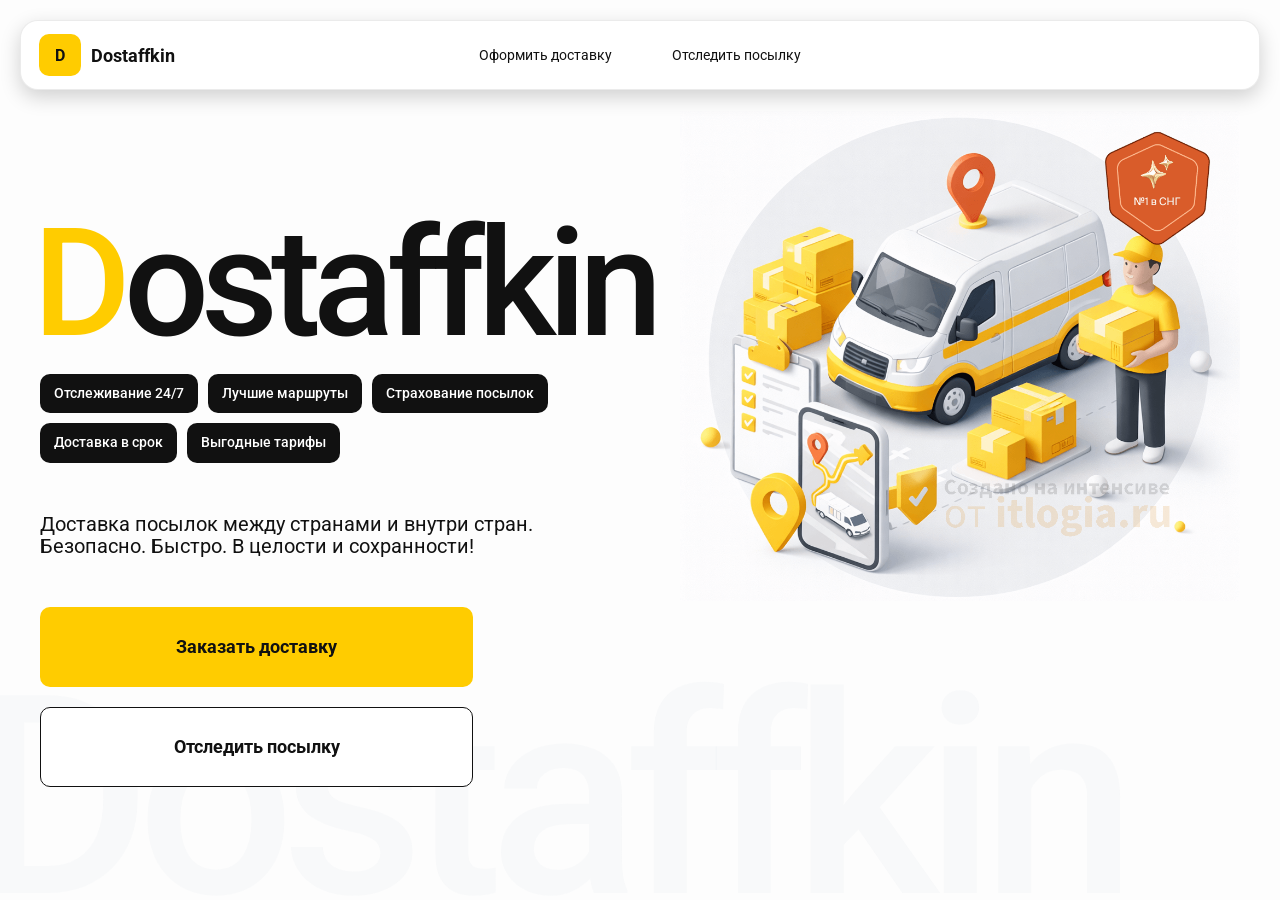
<file: index.html>
<!-- 1. Каркас страницы и подключение стилей -->
<!doctype html>
<html lang="ru">

<head>
    <meta charset="utf-8" />
    <!-- 2. Тег для корректного отображения на мобильных устройствах -->
    <meta name="viewport" content="width=device-width,initial-scale=1,maximum-scale=1,user-scalable=0" />
    <!-- 3. Тег для заголовка страницы -->
    <title>Dostaffkin — Доставка посылок между странами и внутри стран. Безопасно. Быстро. В целости и сохранности!
    </title>
    <!-- 4. Подключение файлов стилей -->
    <link href="styles/base.css" rel="stylesheet" />
    <link href="styles/base_adaptive.css" rel="stylesheet" />
    <link href="styles/index.css" rel="stylesheet" />
    <link href="styles/index_adaptive.css" rel="stylesheet" />
</head>

<body>
    <!-- 7. Контейнер страницы -->
    <div class="container">
        <!-- 8. Контейнер хедера -->
        <header class="header">
            <!-- 9. Логотип -->
            <a class="header-brand" href="#">
                <div class="header-logo">D</div>
                <div class="header-title">Dostaffkin</div>
            </a>
            <!-- 10. Меню -->
            <nav class="header-menu">
                <a class="header-link" href="./order.html">Оформить <span>доставку</span></a>
                <a class="header-link" href="./track.html">Отследить <span>посылку</span></a>
            </nav>
        </header>
        <!-- 11. Каркас основного блока -->
        <main class="main">
            <!-- 12. Каркас контента -->
            <section class="main-info">
                <!-- 13. Заголовок страницы -->
                <div class="main-title">
                    <span>D</span>ostaffkin
                </div>
                <!-- 14. Преимущества -->
                <div class="main-features">
                    <div class="main-feature">Отслеживание 24/7</div>
                    <div class="main-feature">Лучшие маршруты</div>
                    <div class="main-feature">Страхование посылок</div>
                    <div class="main-feature">Доставка в срок</div>
                    <div class="main-feature">Выгодные тарифы</div>
                </div>
                <!-- 14. Преимущества -->
                <div class="main-description">
                    Доставка посылок между странами и внутри стран.
                    Безопасно. Быстро. В целости и сохранности!
                </div>
                <!-- 16. Блок с кнопками действий -->
                <div class="main-actions">
                    <a class="button" type="button" href="./order.html">Заказать доставку</a>
                    <a class="button button-white" type="button" href="./track.html">Отследить посылку</a>
                </div>
                <!-- 18. Блок полупрозрачного текста-->
                <div class="main-title-ghost">Dostaffkin</div>
            </section>
            <!-- 19. Блок с изображением-->
            <section class="main-image">
                <img src="images/main-image.png" alt="Main image" />
            </section>
        </main>
    </div>
</body>

</html>
</file>
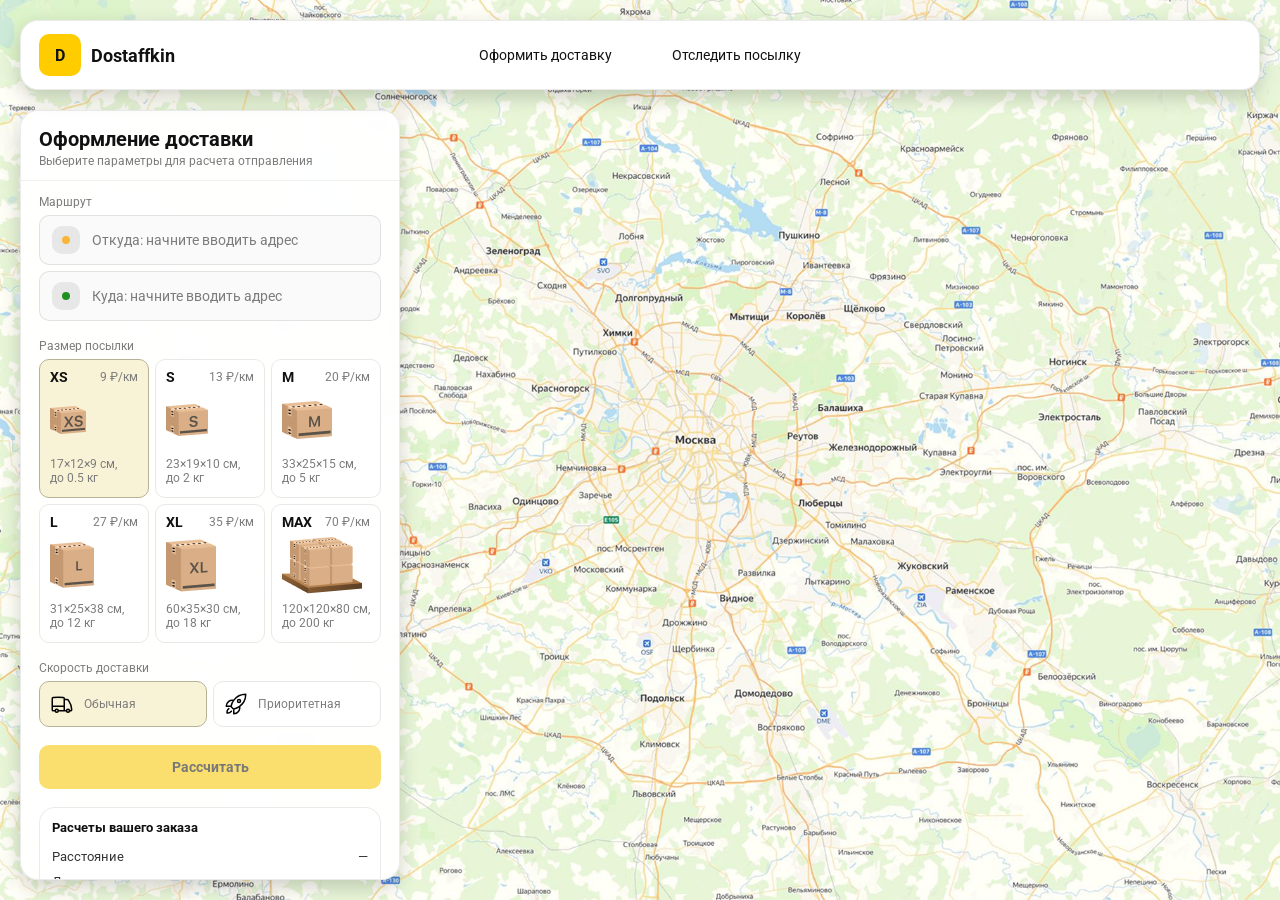
<file: order.html>
<!-- 1. Каркас страницы и подключение стилей -->
<!doctype html>
<html lang="ru">

<head>
    <meta charset="utf-8" />
    <meta name="viewport" content="width=device-width,initial-scale=1,maximum-scale=1,user-scalable=0" />
    <title>Оформление доставки</title>

    <link rel="stylesheet" href="styles/base.css" />
    <link rel="stylesheet" href="styles/base_adaptive.css" />

    <link rel="stylesheet" href="styles/order.css" />
    <link rel="stylesheet" href="styles/order_adaptive.css" />
</head>

<body>
    <!-- 2. Блок для карты -->
    <div id="map"></div>
    
    <header class="header">
        <a class="header-brand" href="./index.html">
            <div class="header-logo">D</div>
            <div class="header-title">Dostaffkin</div>
        </a>
        <nav class="header-menu">
            <a class="header-link" href="#">Оформить <span>доставку</span></a>
            <a class="header-link" href="./track.html">Отследить <span>посылку</span></a>
        </nav>
    </header>
    
    <!-- 3. Сайдбар -->
    <aside class="main" id="sidebar">
        <!-- 4. Шапка сайдбара -->
        <div class="main-header">
            <div class="main-title">Оформление доставки</div>
            <div class="main-text">Выберите параметры для расчета отправления</div>
        </div>
        <!-- 5. Контейнер остальной части сайдбара -->
        <div class="main-content">
            <!-- 6. Блок данных маршрута -->
            <div class="main-route">
                <div class="main-block-title">Маршрут</div>
                <div class="main-fields">
                    <div class="main-field" id="fromField">
                        <div class="main-pin"></div>
                        <input id="from" placeholder="Откуда: начните вводить адрес" autocomplete="off" />
                        <div class="main-ac" id="fromAc" role="listbox" aria-label="Подсказки адресов"></div>
                    </div>

                    <div class="main-field" id="toField">
                        <div class="main-pin"></div>
                        <input id="to" placeholder="Куда: начните вводить адрес" autocomplete="off" />
                        <div class="main-ac" id="toAc" role="listbox" aria-label="Подсказки адресов"></div>
                    </div>
                </div>
            </div>

            <!-- 7. Блок с опциями доставки -->
            <div class="main-package">
                <div class="main-block-title">Размер посылки</div>

                <div class="main-sizes">
                    <div class="main-size-card is-active" data-value="xs">
                        <div class="main-size-top">
                            <div class="main-size-label">XS</div>
                            <div class="main-size-rate">9 ₽/км</div>
                        </div>
                        <div class="main-size-media">
                            <img src="images/sizes/xs.png" alt="Короб XS" />
                        </div>
                        <div class="main-size-description">17×12×9 см,<br>до 0.5 кг</div>
                    </div>

                    <div class="main-size-card" data-value="s">
                        <div class="main-size-top">
                            <div class="main-size-label">S</div>
                            <div class="main-size-rate">13 ₽/км</div>
                        </div>
                        <div class="main-size-media">
                            <img src="images/sizes/s.png" alt="Короб S" />
                        </div>
                        <div class="main-size-description">23×19×10 см,<br>до 2 кг</div>
                    </div>

                    <div class="main-size-card" data-value="m">
                        <div class="main-size-top">
                            <div class="main-size-label">M</div>
                            <div class="main-size-rate">20 ₽/км</div>
                        </div>
                        <div class="main-size-media">
                            <img src="images/sizes/m.png" alt="Короб M" />
                        </div>
                        <div class="main-size-description">33×25×15 см,<br>до 5 кг</div>
                    </div>

                    <div class="main-size-card" data-value="l">
                        <div class="main-size-top">
                            <div class="main-size-label">L</div>
                            <div class="main-size-rate">27 ₽/км</div>
                        </div>
                        <div class="main-size-media">
                            <img src="images/sizes/l.png" alt="Короб L" />
                        </div>
                        <div class="main-size-description">31×25×38 см,<br>до 12 кг</div>
                    </div>

                    <div class="main-size-card" data-value="xl">
                        <div class="main-size-top">
                            <div class="main-size-label">XL</div>
                            <div class="main-size-rate">35 ₽/км</div>
                        </div>
                        <div class="main-size-media">
                            <img src="images/sizes/xl.png" alt="Короб XL" />
                        </div>
                        <div class="main-size-description">60×35×30 см,<br>до 18 кг</div>
                    </div>

                    <div class="main-size-card" data-value="max">
                        <div class="main-size-top">
                            <div class="main-size-label">MAX</div>
                            <div class="main-size-rate">70 ₽/км</div>
                        </div>
                        <div class="main-size-media main-size-media-palleta">
                            <img src="images/sizes/max.png" alt="Паллета" />
                        </div>
                        <div class="main-size-description">120×120×80 см,<br>до 200 кг</div>
                    </div>
                </div>
            </div>

            <!-- Блок скорость доставки -->
            <div class="main-speed">
                <div class="main-block-title">Скорость доставки</div>

                <div class="main-speeds">
                    <div class="main-speed-card is-active" data-value="regular">
                        <img class="main-speed-media" src="images/icons/regular.svg" alt="Regular" />
                        <div class="main-speed-description">Обычная</div>
                    </div>
                    <div class="main-speed-card" data-value="fast">
                        <img class="main-speed-media" src="images/icons/fast.svg" alt="Fast" />
                        <div class="main-speed-description">Приоритетная</div>
                    </div>

                </div>
            </div>

            <!-- 8. Кнопка расчета -->
            <div class="main-calculate-block">
                <button id="calc" class="button calculate-button" type="button" disabled>Рассчитать</button>
            </div>

            <!-- 9. Блок вывода расчетов -->
            <div class="main-result" id="result">
                <div class="main-result-title">Расчеты вашего заказа</div>
                <div class="main-result-lines">
                    <div class="main-result-line"><span>Расстояние</span><span id="distanceValue">—</span></div>
                    <div class="main-result-line"><span>Доставим через</span><span id="durationValue">—</span></div>
                    <div class="main-result-line"><span>Тариф</span><span id="rateValue">—</span></div>
                </div>
                <div class="main-price">
                    <div class="main-price-label">Итого</div>
                    <div class="main-price-value" id="totalValue">—</div>
                </div>
            </div>

            <!-- 10. Форма отправки заявки -->
            <div class="main-order-box">
                <div class="main-order-form" id="orderForm">
                    <div class="main-order-title">Оформление доставки</div>
                    <div class="main-block-info-row">
                        <div class="main-block-title">Контакты</div>
                        <div class="order-fields">
                            <div class="main-field">
                                <input id="customerName" placeholder="Ваше имя" autocomplete="off" />
                            </div>
                            <div class="main-field">
                                <input id="customerPhone" placeholder="Ваш телефон" autocomplete="off"
                                    inputmode="tel" />
                            </div>
                        </div>
                    </div>
                    <div class="main-block-info-row extra-info">
                        <div class="main-block-title">Дополнительная информация</div>
                        <div class="main-field textarea">
                            <textarea id="comment" placeholder="Детали доставки и комментарии"></textarea>
                        </div>
                    </div>
                    <button id="submit" class="button main-submit-request" type="button" disabled>Отправить
                        заявку
                    </button>
                </div>

                <div class="main-order-success" id="orderSuccess">
                    <div class="main-success-icon">✓</div>
                    <div class="main-success-title">Заявка отправлена!</div>
                    <div class="main-success-title">Номер отправления – <span id="orderId"></span></div>
                    <div class="main-success-subtitle">Мы скоро свяжемся с вами</div>
                </div>
            </div>

        </div>
    </aside>
</body>

</html>
</file>
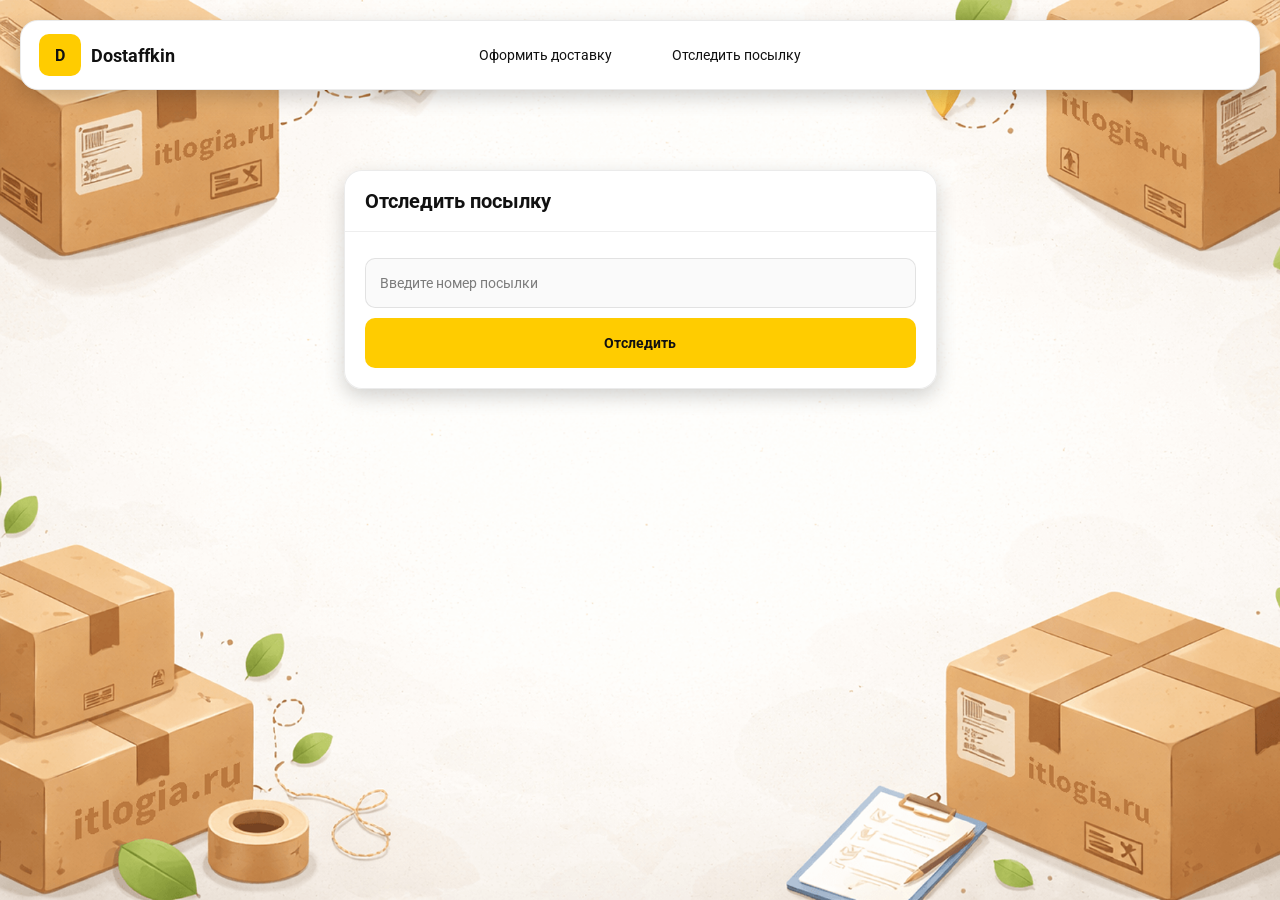
<file: track.html>
<!-- 1. Каркас страницы и подключение стилей -->
<!doctype html>
<html lang="ru">

<head>
    <meta charset="utf-8" />
    <meta name="viewport" content="width=device-width,initial-scale=1,maximum-scale=1,user-scalable=0" />
    <title>Отследить посылку</title>
    <link rel="stylesheet" href="styles/base.css" />
    <link rel="stylesheet" href="styles/base_adaptive.css" />

    <link rel="stylesheet" href="styles/track.css" />
    <link rel="stylesheet" href="styles/track_adaptive.css" />
</head>

<body>
    <!-- 2. Контейнер страницы -->
    <div class="container">

        <header class="header">
            <a class="header-brand" href="./index.html">
                <div class="header-logo">D</div>
                <div class="header-title">Dostaffkin</div>
            </a>
            <nav class="header-menu">
                <a class="header-link" href="./order.html">Оформить <span>доставку</span></a>
                <a class="header-link" href="#">Отследить <span>посылку</span></a>
            </nav>
        </header>

        <!-- 3. Контейнер для внутреннего контента  -->
        <main class="track-content">  
            <!-- 4. Блок поиска отправления по номеру  -->  
            <section class="track-card track-search">
                <div class="track-title">Отследить посылку</div>
                <div class="track-action">
                    <div class="main-field track-field">
                        <input id="trackNumber" placeholder="Введите номер посылки" autocomplete="off" />
                    </div>
                    <button id="trackButton" class="button track-button" type="button">Отследить</button>
                </div>
            </section>
            <!-- 5. Блок с результатами поиска отправления  --> 
            <section class="track-card track-result" id="trackResult">
                <div class="track-result-header">
                    <div class="track-id" id="trackIdValue"></div>
                    <div class="track-routes">
                        <div class="track-route">
                            <div class="track-route-pin">
                                <svg xmlns="http://www.w3.org/2000/svg" fill="none" viewBox="0 0 24 24"
                                    stroke-width="1.5" stroke="orange" class="size-6">
                                    <path stroke-linecap="round" stroke-linejoin="round"
                                        d="M15 10.5a3 3 0 1 1-6 0 3 3 0 0 1 6 0Z" />
                                    <path stroke-linecap="round" stroke-linejoin="round"
                                        d="M19.5 10.5c0 7.142-7.5 11.25-7.5 11.25S4.5 17.642 4.5 10.5a7.5 7.5 0 1 1 15 0Z" />
                                </svg>
                            </div>
                            <div class="track-route-address" id="trackFromValue">
                                Откуда: Москва, улица Арбат, 1
                            </div>
                        </div>
                        <div class="track-route track-route-arrow">
                            <svg xmlns="http://www.w3.org/2000/svg" fill="none" viewBox="0 0 24 24" stroke-width="1.5"
                                stroke="currentColor" class="size-6">
                                <path stroke-linecap="round" stroke-linejoin="round"
                                    d="M19.5 13.5 12 21m0 0-7.5-7.5M12 21V3" />
                            </svg>
                        </div>
                        <div class="track-route">
                            <div class="track-route-pin">
                                <svg xmlns="http://www.w3.org/2000/svg" fill="none" viewBox="0 0 24 24"
                                    stroke-width="1.5" stroke="green" class="size-6">
                                    <path stroke-linecap="round" stroke-linejoin="round"
                                        d="M15 10.5a3 3 0 1 1-6 0 3 3 0 0 1 6 0Z" />
                                    <path stroke-linecap="round" stroke-linejoin="round"
                                        d="M19.5 10.5c0 7.142-7.5 11.25-7.5 11.25S4.5 17.642 4.5 10.5a7.5 7.5 0 1 1 15 0Z" />
                                </svg>
                            </div>
                            <div class="track-route-address" id="trackToValue">
                                Куда: Минск, проспект Независимости, 58
                            </div>
                        </div>
                    </div>
                </div>
                <div class="track-info">
                    <div class="track-status-title">Статус данной посылки:</div>
                    <div class="track-status-list" id="trackStatusList">


                        <div class="track-status created">
                            <img src="images/icons/created.svg" class="track-status-icon" alt="Created">
                            <div class="track-status-text">
                                <div class="track-status-text-state">Создан</div>
                                <div class="track-status-text-date">10.01.2026</div>
                            </div>
                        </div>

                        <div class="track-status in-way">
                            <img src="images/icons/in-way.svg" class="track-status-icon" alt="In way">
                            <div class="track-status-text">
                                <div class="track-status-text-state">В пути: Москва</div>
                                <div class="track-status-text-date">18.01.2026</div>
                            </div>
                        </div>

                        <div class="track-status ready">
                            <img src="images/icons/ready.svg" class="track-status-icon" alt="Ready">
                            <div class="track-status-text">
                                <div class="track-status-text-state">Готов к выдаче</div>
                                <div class="track-status-text-date">25.01.2026</div>
                            </div>
                        </div>

                        <div class="track-status done">
                            <img src="images/icons/done.svg" class="track-status-icon" alt="Done">
                            <div class="track-status-text">
                                <div class="track-status-text-state">Вручен</div>
                                <div class="track-status-text-date">27.01.2026</div>
                            </div>
                        </div>

                    </div>
                </div>
            </section>
        </main>

    </div>

</body>

</html>
</file>
<file: styles/base.css>
*,
*::before,
*::after {
    box-sizing: border-box;
}

@font-face {
    font-family: "Roboto";
    src: url("../fonts/Roboto-Regular.ttf");
    font-weight: normal;
}

@font-face {
    font-family: "Roboto";
    src: url("../fonts/Roboto-Bold.ttf");
    font-weight: bold;
}

@font-face {
    font-family: "Roboto";
    src: url("../fonts/Roboto-Medium.ttf");
    font-weight: 500;
}

html,
body {
    margin: 0;
    color: #111111;
    font-family: "Roboto", sans-serif;
}

body {
    background: #FDFDFD;
}

.header {
    border-radius: 18px;
    box-shadow: 0 7px 20px 0 #0000002E;
    backdrop-filter: blur(10px);
    background: #ffffff;
    left: 20px;
    border: 1px solid rgba(0, 0, 0, 0.08);
    position: fixed;
    right: 20px;
    top: 20px;
    padding: 14px 18px;
    height: 70px;
    display: flex;
    align-items: center;
    z-index: 6;
}

.header-brand {
    display: flex;
    align-items: center;
    text-decoration: none;
    gap: 10px;
}

.header-logo {
    width: 42px;
    height: 42px;
    border-radius: 10px;
    background: #FFCC00;
    display: grid;
    place-items: center;
    font-weight: bold;
    color: #111;
}

.header-title {
    font-size: 18px;
    font-weight: bold;
    color: #111111;
    text-decoration: none;
}

.header-menu {
    display: flex;
    align-items: center;
    gap: 60px;
    margin: 0;
    position: absolute;
    left: 50%;
    transform: translateX(-50%);
}

.header-link {
    font-size: 14px;
    color: #111111;
    text-decoration: none;
}

.button {
    border: 0;
    outline: none;
    height: 44px;
    border-radius: 10px;
    font-size: 14px;
    font-weight: bold;
    cursor: pointer;
    font-family: inherit;
    transition: transform .08s ease, opacity .12s ease;
    background: #ffcc00;
    color: #111111;
    text-align: center;
    text-decoration: none;
}

.button:hover {
    background-color: #E5BC19;
}

.button:disabled {
    cursor: not-allowed;
    background-color: #FADE6E;
    color: #787878;
    transform: none;
}

.button.button-white {
    background: #ffffff;
    border: 1px solid #111111;
}

.button.button-white:hover {
    background: rgb(241 241 241);
}

.main-field {
    display: flex;
    align-items: center;
    margin-top: 6px;
    gap: 10px;
    border: 1px solid #1111111A;
    background: #FAFAFA;
    border-radius: 10px;
    padding: 10px 12px;
    position: relative;
    box-sizing: border-box;
    height: 50px;
}

.main-field.textarea {
    height: auto;
}

.main-pin {
    width: 28px;
    height: 28px;
    border-radius: 10px;
    background: rgba(17, 17, 17, 0.08);
    display: grid;
    place-items: center;
    flex: 0 0 auto;
    position: relative;
}

.main-pin::before {
    content: "";
    width: 8px;
    height: 8px;
    border-radius: 999px;
    background: orange;
    opacity: .75;
    display: block;
}

.main-field:last-child .main-pin::before {
    background: green;
    opacity: .85;
}

input, textarea {
    width: 100%;
    border: 0;
    outline: none;
    background: transparent;
    font-size: 14px;
    color: #111111;
    font-family: inherit;
}

textarea {
    resize: vertical;
    min-height: 72px;
    padding: 2px 0;
}

input::placeholder, textarea::placeholder {
    color: #7C7C7C;
}

.main-field:focus-within {
    border-color: rgba(0, 0, 0, 0.20);
    box-shadow: 0 0 0 4px rgba(255, 204, 0, 0.35);
    background: rgba(255, 255, 255, 0.75);
}
</file>
<file: styles/base_adaptive.css>
@media (max-width: 767px) {
    .header {
        left: 10px;
        right: 10px;
        top: 10px;
    }

    .header-link span {
        display: none;
    }

    .header-menu {
        gap: 20px;
        justify-content: flex-start;
        margin: 0 0 0 30px;
        position: static;
        transform: none;
    }
}

@media (max-width: 420px) {
    .header-title {
        display: none;
    }
}

@media (max-width: 374px) {
    .header-menu {
        gap: 10px;
        margin: 0 0 0 10px;
    }
}
</file>
<file: styles/index.css>
.container {
    overflow: hidden;
    min-height: 100vh;
}

.main {
    padding: 111px 40px 40px;
    position: relative;
    display: flex;
}

.main-info {
    max-width: 840px;
    width: 100%;
    position: relative;
}

.main-title {
    margin-top: 98px;
    font-weight: 500;
    font-size: 200px;
    line-height: 1;
    letter-spacing: -0.05em;
    color: #111111;
    left: -15px;
    position: relative;
}

.main-title span {
    color: #ffcc00;
}

.main-features {
    margin-top: 15px;
    display: flex;
    flex-wrap: wrap;
    gap: 10px;
}

.main-feature {
    background: #111111;
    color: #ffffff;
    padding: 12px 14px;
    font-weight: 500;
    font-size: 14px;
    line-height: 1.1;
    border-radius: 10px;
}

.main-description {
    margin-top: 50px;
    max-width: 500px;
    font-size: 20px;
    line-height: 1.1;
    color: #111111;
}
.main-actions {
    margin-top: 50px;
    display: flex;
    flex-direction: column;
    gap: 20px;
}

.main-actions .button {
    height: 80px;
    width: 433px;
    font-size: 18px;
    font-weight: bold;
    place-items: center;
    display: grid;
}

.main-title-ghost {
    position: absolute;
    z-index: -1;
    left: -70px;
    bottom: -150px;
    font-weight: 500;
    font-size: 278px;
    line-height: 1;
    letter-spacing: -0.05em;
    color: #ECEDF04D;
}

.main-image {
    width: 1024px;
    top: 100px;
    z-index: -2;
}

.main-image img {
    width: 100%;
    max-width: 1024px;
    height: auto;
    display: block;
}
</file>
<file: styles/index_adaptive.css>
@media (max-width: 1760px) {
    .main-title {
        font-size: 150px;
        left: -7px;
    }

    .main-info {
        max-width: 640px;
    }
}

@media (max-width: 1200px) {
    .main-info {
        max-width: 540px;
    }

    .main {
        padding: 111px 20px 20px;
    }

    .main-title {
        font-size: 120px;
        left: -4px;
    }

    .main-title-ghost {
        font-size: 220px;
    }
}

@media (max-width: 1024px) {
    .main-title {
        margin-top: 30px;
    }

    .main {
        flex-direction: column-reverse;
    }

    .main-image {
        max-width: 350px;
        position: absolute;
        left: 370px;
        top: 370px;
    }

    .main-info {
        max-width: 100%;
    }

    .main-actions {
        gap: 10px;
    }

    .main-actions .button {
        height: 50px;
        font-size: 14px;
        width: auto;
        max-width: 300px;
    }

    .main-description {
        max-width: 350px;
    }
}

@media (max-width: 570px) {
    .main-title {
        font-size: 88px;
    }

    .main-description {
        max-width: 100%
    }

    .main-actions {
       width: 100%;
    }

    .main-actions .button {
        width: 100%;
        max-width: 100%
    }

    .main-image {
        max-width: 650px;
        position: absolute;
        left: 170px;
        top: 70px;
        opacity: 0.2;
    }
}

@media (max-width: 400px) {
    .main-title {
        font-size: 70px;
    }
}
</file>
<file: styles/order.css>
#map {
    background-image: url("../images/order-bg.png");
    background-size: cover;
    position: fixed;
    inset: 0;
}

.main {
    border-radius: 18px;
    box-shadow: 0 7px 20px 0 #0000002E;
    backdrop-filter: blur(10px);
    background: rgba(255, 255, 255, 0.96);
    left: 20px;
    border: 1px solid rgba(0, 0, 0, 0.08);
    position: fixed;
    top: 110px;
    bottom: 20px;
    width: 380px;
    display: flex;
    flex-direction: column;
    overflow: hidden;
    z-index: 5;
}

.main-header {
    padding: 18px 18px 12px 18px;
    border-bottom: 1px solid rgba(0, 0, 0, 0.06);
    display: flex;
    flex-direction: column;
}

.main-title {
    font-size: 20px;
    line-height: 100%;
    font-weight: bold;
}

.main-text {
    font-size: 12px;
    margin-top: 5px;
    color: #7C7C7C;
}

.main-content {
    padding: 14px 18px 18px 18px;
    overflow: auto;
    scrollbar-width: none;
    display: flex;
    flex-direction: column;
    gap: 18px;
    flex: 1;
}

.main-block-title {
    font-size: 12px;
    color: #7C7C7C;
}

.main-route .main-block-title,
.main-package .main-block-title {
    margin-bottom: 6px;
}

.main-sizes {
    display: grid;
    gap: 6px;
    grid-template-columns: repeat(3, 1fr);
}

.main-size-card {
    border: 1px solid #E8E8E7;
    background: #FFFFFF;
    border-radius: 10px;
    padding: 10px;
    cursor: pointer;
    user-select: none;
    transition: transform .08s ease, border-color .12s ease, background .12s ease;
    min-height: 139px;
}

.main-size-card:hover {
    transform: translateY(-1px);
}

.main-size-card.is-active {
    background-color: #F8F2D6;
    border-color: #B7B196;
}

.main-size-top {
    display: flex;
    align-items: center;
    justify-content: space-between;
}

.main-size-label {
    font-weight: bold;
    font-size: 14px;
    color: #111111;
    line-height: 100%;
}

.main-size-rate {
    font-size: 12px;
    color: #7C7C7C;
    line-height: 100%;
}

.main-size-media {
    margin-top: 8px;
    height: 57px;
}

.main-size-description {
    margin-top: 8px;
    font-size: 12px;
    color: #7C7C7C;
    line-height: 1.2;
}

.calculate-button {
    width: 100%;
}

.main-result {
    border: 1px solid rgba(0, 0, 0, 0.08);
    background: rgba(255, 255, 255, 0.75);
    border-radius: 16px;
    padding: 12px;
    line-height: 1.25;
}

.main-result-title {
    font-weight: bold;
    font-size: 13px;
    color: #111111;
    margin-bottom: 13px;
}

.main-result-lines {
    gap: 8px;
    display: flex;
    flex-direction: column;
}

.main-result-line {
    font-size: 13px;
    color: rgba(17, 17, 17, 0.85);
    display: flex;
    justify-content: space-between;
}

.main-price {
    margin-top: 18px;
    padding-top: 10px;
    border-top: 1px dashed rgba(0, 0, 0, 0.12);
    display: flex;
    align-items: baseline;
    justify-content: space-between;
}

.main-price-label {
    font-size: 12px;
    color: rgba(17, 17, 17, 0.55);
}

.main-price-value {
    font-size: 20px;
    font-weight: bold;
    color: #111111;
    letter-spacing: -0.3px;
}

.main-order-box {
    background: #ffffff;
    border: 1px solid #E8E8E7;
    border-radius: 10px;
    padding: 12px;
}

.main-order-title {
    margin-bottom: 8px;
    font-weight: bold;
    font-size: 14px;
    color: #111111;
}

.main-block-info {
    display: flex;
    flex-direction: column;
    gap: 6px;
}

.order-fields {
    display: grid;
    grid-template-columns: 1fr 1fr;
    column-gap: 10px;
    margin-top: 6px;
}

.main-block-info-row.extra-info {
    display: block;
    margin-top: 13px;
}

.main-submit-request {
    width: 100%;
    margin-top: 6px;
}

.main-order-success {
    display: none;
    text-align: center;
    padding: 22px 12px;
    gap: 12px;
}

.main-order-success.is-visible {
    display: flex;
    flex-direction: column;
    align-items: center;
}

.main-success-icon {
    width: 56px;
    height: 56px;
    border-radius: 50%;
    background: #16a34a;
    color: #ffffff;
    display: grid;
    place-items: center;
    font-size: 30px;
}

.main-success-title {
    font-size: 14px;
    font-weight: bold;
    color: #111111;
}

.main-success-subtitle {
    font-size: 12px;
    color: rgba(17, 17, 17, 0.55);
    line-height: 1.3;
}

.main-speed .main-block-title {
    margin-bottom: 6px;
}

.main-speeds {
    display: grid;
    gap: 6px;
    grid-template-columns: repeat(2, 1fr);
}

.main-speed-card {
    border: 1px solid #E8E8E7;
    background: #FFFFFF;
    border-radius: 10px;
    padding: 10px;
    cursor: pointer;
    user-select: none;
    transition: transform .08s ease, border-color .12s ease, background .12s ease;
    display: flex;
    align-items: center;
    gap: 10px;
}

.main-speed-card:hover {
    transform: translateY(-1px);
}

.main-speed-card.is-active {
    background-color: #F8F2D6;
    border-color: #B7B196;
}

.main-speed-description {
    font-size: 12px;
    color: #7C7C7C;
    line-height: 1.2;
}
</file>
<file: styles/order_adaptive.css>
@media (max-width: 767px) {
    .main {
        left: 10px;
        right: 10px;
        top: 50%;
        bottom: 12px;
        width: auto;
        max-width: none;
    }
}

@media (max-width: 420px) {
    .main-sizes {
        grid-template-columns: repeat(2, 1fr);
    }
}
</file>
<file: styles/track.css>
.container { 
    background: #F4F4F4 url("../images/track-bg.png");
    background-size: cover;
    min-height: 100vh;
    padding: 170px 0 50px 0;
}  

.track-content {
    width: 593px;
    margin: 0 auto;
}

.track-card {
    width: 100%;
    border-radius: 18px;
    box-shadow: 0 7px 20px 0 #0000002E;
    backdrop-filter: blur(10px);
    background: rgba(255, 255, 255, 0.96);
    border: 1px solid rgba(0, 0, 0, 0.08);
}

.track-title {
    font-size: 20px;
    line-height: 100%;
    font-weight: bold;
    border-bottom: 1px solid #EEEEEE;
    padding: 20px;
}

.track-action {
    padding: 20px;
}

.track-button {
    width: 100%;
    height: 50px;
}

.track-field {
    margin-bottom: 10px;
}

.track-result {
    margin-top: 5px;
    display: none;
}

.track-result.is-visible {
    display: block;
}

.track-result-header {
    font-weight: bold;
    font-size: 14px;
    color: #111111;
    padding: 20px;
    border-bottom: 1px solid #EEEEEE;
}

.track-id {
    margin-bottom: 12px;
    font-size: 20px;
}

.track-routes {
    display: flex;
    flex-direction: column;
    gap: 10px;
    font-weight: normal;
}

.track-route {
    display: flex;
    align-items: center;
    gap: 10px;
}

.track-route-pin {
    width: 24px;
    height: 24px;
    flex-shrink: 0;
}

.track-route-arrow {
    padding: 15px 0;
    width: 24px;
    height: 24px;
}

.track-info {
    padding: 20px;
}

.track-status {
    display: flex;
    align-items: center;
    font-size: 12px;
    gap: 10px;
}

.track-status-title {
    font-size: 14px;
    color: #111111;
    margin-bottom: 20px;
}

.track-status-list {
    display: flex;
    flex-direction: column;
    gap: 15px;
}

.track-status-icon {
    width: 40px;
    height: 40px;
    border-radius: 50%;
    background: rgba(17, 17, 17, 0.08);
    display: grid;
    place-items: center;
    flex: 0 0 auto;
}

.track-status.created .track-status-icon {
    background-color: #F1CB00;
}

.track-status.in-way .track-status-icon {
    background-color: #F08A11;
}

.track-status.ready .track-status-icon {
    background-color: #A35D0A;
}

.track-status.done .track-status-icon {
    background-color: #37C93B;
}

.track-status-text {
    display: flex;
    align-items: center;
    justify-content: space-between;
    color: #111111;
    font-size: 12px;
    flex: 1;
}

.track-status-date {
    color: rgba(17, 17, 17, 0.55);
}
</file>
<file: styles/track_adaptive.css>
@media (max-width: 767px) {
    .container {
        padding: 130px 0 50px 0;
    }

    .track-content {
        width: 100%;
        padding-left: 10px;
        padding-right: 10px;
    }

    .track-result-header {
        padding: 20px;
    }
}
</file>
